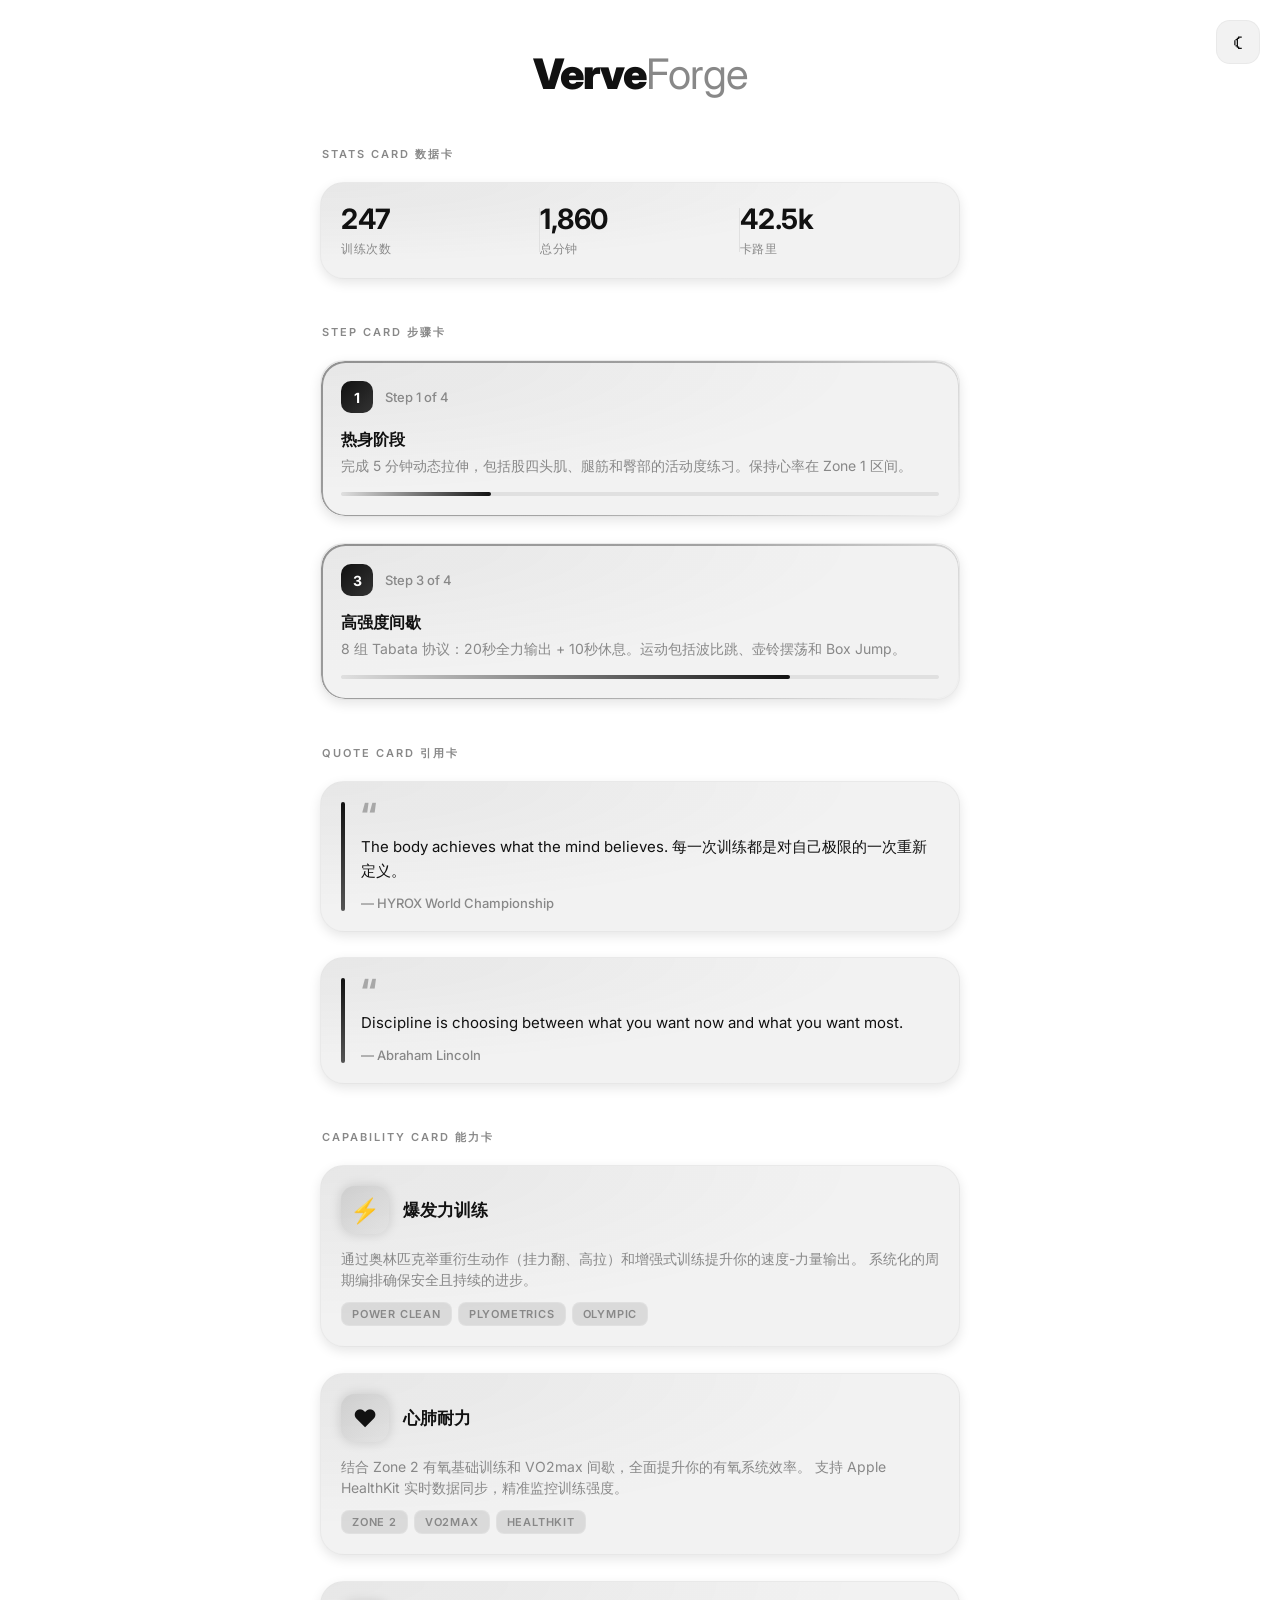
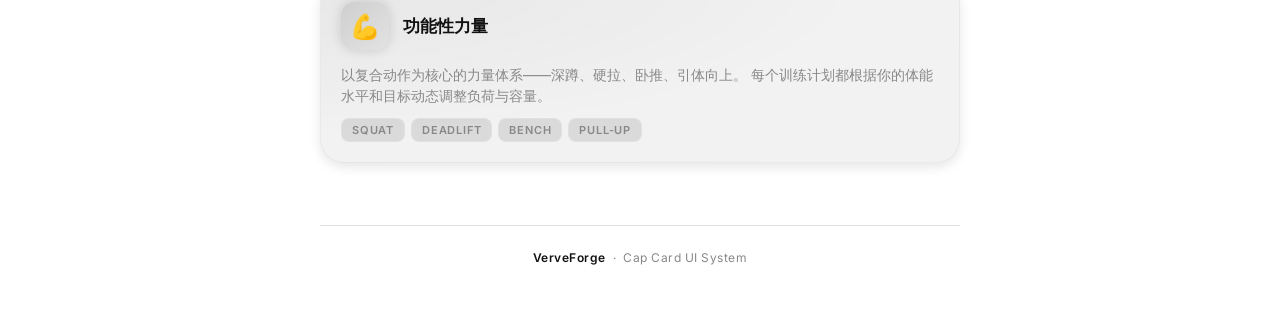
<file: web/cap-card-preview.html>
<!DOCTYPE html>
<html lang="zh-CN">
<head>
  <meta charset="UTF-8">
  <meta name="viewport" content="width=device-width, initial-scale=1.0">
  <title>VerveForge — Cap Card 预览</title>

  <!-- Google Fonts: Inter -->
  <link rel="preconnect" href="https://fonts.googleapis.com">
  <link rel="preconnect" href="https://fonts.gstatic.com" crossorigin>
  <link href="https://fonts.googleapis.com/css2?family=Inter:wght@400;500;600;700;900&display=swap" rel="stylesheet">

  <!-- Cap Card CSS -->
  <link rel="stylesheet" href="styles/cap-card.css">

  <style>
    * { margin: 0; padding: 0; box-sizing: border-box; }

    body {
      font-family: 'Inter', -apple-system, BlinkMacSystemFont, sans-serif;
      background: var(--bg);
      color: var(--text-primary);
      min-height: 100vh;
      padding: 48px 20px 60px;
      transition: background var(--transition-base), color var(--transition-base);
    }

    .container {
      max-width: 640px;
      margin: 0 auto;
    }

    .page-header {
      text-align: center;
      margin-bottom: 48px;
    }

    .page-header h1 {
      font-size: 42px;
      font-weight: 900;
      letter-spacing: -1px;
    }

    .page-header h1 span {
      color: var(--text-secondary);
      font-weight: 400;
    }

    .section-label {
      font-size: 11px;
      font-weight: 600;
      text-transform: uppercase;
      letter-spacing: 2px;
      color: var(--text-secondary);
      margin: 40px 0 14px;
      padding-left: 2px;
    }

    .cards-grid {
      display: flex;
      flex-direction: column;
      gap: 14px;
    }

    /* 深浅色切换按钮 */
    .theme-toggle {
      position: fixed;
      top: 20px;
      right: 20px;
      width: 44px;
      height: 44px;
      border-radius: 14px;
      border: 1px solid var(--card-border);
      background: var(--card-bg);
      color: var(--text-primary);
      font-size: 20px;
      cursor: pointer;
      display: flex;
      align-items: center;
      justify-content: center;
      transition: all var(--transition-base);
      backdrop-filter: blur(16px);
      -webkit-backdrop-filter: blur(16px);
      z-index: 100;
    }

    .theme-toggle:hover {
      background: var(--card-bg-hover);
      box-shadow: 0 0 16px var(--card-glow);
      transform: scale(1.05);
    }

    .theme-toggle:active {
      transform: scale(0.95);
    }

    /* 页脚 */
    .page-footer {
      text-align: center;
      margin-top: 56px;
      padding-top: 24px;
      border-top: 1px solid var(--divider);
      color: var(--text-secondary);
      font-size: 12px;
      letter-spacing: 0.5px;
    }

    .page-footer strong {
      color: var(--text-primary);
      font-weight: 600;
    }
  </style>
</head>
<body>
  <!-- 深浅色切换 -->
  <button class="theme-toggle" onclick="toggleTheme()" title="切换深浅色模式">
    <span id="theme-icon">&#9790;</span>
  </button>

  <div class="container">
    <!-- 页面标题 -->
    <div class="page-header">
      <h1>Verve<span>Forge</span></h1>
    </div>

    <!-- ======================== -->
    <!-- Stats Card（数据统计卡） -->
    <!-- ======================== -->
    <div class="section-label">Stats Card 数据卡</div>

    <div class="cards-grid">
      <div class="cap-card stats-card" data-animate>
        <div class="stats-grid-divided">
          <div class="stat-item">
            <div class="stat-value">247</div>
            <div class="stat-label">训练次数</div>
          </div>
          <div class="stat-item">
            <div class="stat-value">1,860</div>
            <div class="stat-label">总分钟</div>
          </div>
          <div class="stat-item">
            <div class="stat-value">42.5k</div>
            <div class="stat-label">卡路里</div>
          </div>
        </div>
      </div>
    </div>

    <!-- ======================== -->
    <!-- Step Card（步骤卡） -->
    <!-- ======================== -->
    <div class="section-label">Step Card 步骤卡</div>

    <div class="cards-grid">
      <div class="cap-card step-card" data-animate>
        <div class="step-header">
          <div class="step-badge">1</div>
          <span class="step-label">Step 1 of 4</span>
        </div>
        <div style="margin-bottom: 4px;">
          <strong style="font-size: 16px;">热身阶段</strong>
        </div>
        <p style="font-size: 14px; color: var(--text-secondary); line-height: 1.5;">
          完成 5 分钟动态拉伸，包括股四头肌、腿筋和臀部的活动度练习。保持心率在 Zone 1 区间。
        </p>
        <div class="step-progress">
          <div class="step-progress-bar" style="width: 25%;"></div>
        </div>
      </div>

      <div class="cap-card step-card" data-animate>
        <div class="step-header">
          <div class="step-badge">3</div>
          <span class="step-label">Step 3 of 4</span>
        </div>
        <div style="margin-bottom: 4px;">
          <strong style="font-size: 16px;">高强度间歇</strong>
        </div>
        <p style="font-size: 14px; color: var(--text-secondary); line-height: 1.5;">
          8 组 Tabata 协议：20秒全力输出 + 10秒休息。运动包括波比跳、壶铃摆荡和 Box Jump。
        </p>
        <div class="step-progress">
          <div class="step-progress-bar" style="width: 75%;"></div>
        </div>
      </div>
    </div>

    <!-- ======================== -->
    <!-- Quote Card（引用卡） -->
    <!-- ======================== -->
    <div class="section-label">Quote Card 引用卡</div>

    <div class="cards-grid">
      <div class="cap-card quote-card" data-animate>
        <div class="quote-line"></div>
        <div class="quote-content">
          <div class="quote-mark">&ldquo;</div>
          <p class="quote-text">
            The body achieves what the mind believes.
            每一次训练都是对自己极限的一次重新定义。
          </p>
          <p class="quote-author">&mdash; HYROX World Championship</p>
        </div>
      </div>

      <div class="cap-card quote-card" data-animate>
        <div class="quote-line"></div>
        <div class="quote-content">
          <div class="quote-mark">&ldquo;</div>
          <p class="quote-text">
            Discipline is choosing between what you want now and what you want most.
          </p>
          <p class="quote-author">&mdash; Abraham Lincoln</p>
        </div>
      </div>
    </div>

    <!-- ======================== -->
    <!-- Capability Card（能力卡） -->
    <!-- ======================== -->
    <div class="section-label">Capability Card 能力卡</div>

    <div class="cards-grid">
      <div class="cap-card capability-card" data-animate>
        <div class="cap-header">
          <div class="cap-icon">&#9889;</div>
          <div class="cap-title">爆发力训练</div>
        </div>
        <p class="cap-desc">
          通过奥林匹克举重衍生动作（挂力翻、高拉）和增强式训练提升你的速度-力量输出。
          系统化的周期编排确保安全且持续的进步。
        </p>
        <div class="cap-tags">
          <span class="cap-tag">Power Clean</span>
          <span class="cap-tag">Plyometrics</span>
          <span class="cap-tag">Olympic</span>
        </div>
      </div>

      <div class="cap-card capability-card" data-animate>
        <div class="cap-header">
          <div class="cap-icon">&#10084;</div>
          <div class="cap-title">心肺耐力</div>
        </div>
        <p class="cap-desc">
          结合 Zone 2 有氧基础训练和 VO2max 间歇，全面提升你的有氧系统效率。
          支持 Apple HealthKit 实时数据同步，精准监控训练强度。
        </p>
        <div class="cap-tags">
          <span class="cap-tag">Zone 2</span>
          <span class="cap-tag">VO2max</span>
          <span class="cap-tag">HealthKit</span>
        </div>
      </div>

      <div class="cap-card capability-card" data-animate>
        <div class="cap-header">
          <div class="cap-icon">&#128170;</div>
          <div class="cap-title">功能性力量</div>
        </div>
        <p class="cap-desc">
          以复合动作为核心的力量体系——深蹲、硬拉、卧推、引体向上。
          每个训练计划都根据你的体能水平和目标动态调整负荷与容量。
        </p>
        <div class="cap-tags">
          <span class="cap-tag">Squat</span>
          <span class="cap-tag">Deadlift</span>
          <span class="cap-tag">Bench</span>
          <span class="cap-tag">Pull-up</span>
        </div>
      </div>
    </div>

    <!-- 页脚 -->
    <div class="page-footer">
      <strong>VerveForge</strong> &nbsp;&middot;&nbsp; Cap Card UI System
    </div>

  </div>

  <script>
    function toggleTheme() {
      document.body.classList.toggle('dark');
      const icon = document.getElementById('theme-icon');
      icon.textContent = document.body.classList.contains('dark') ? '\u2600' : '\u263E';
    }

    // 入场动画：IntersectionObserver 触发
    const observer = new IntersectionObserver((entries) => {
      entries.forEach(entry => {
        if (entry.isIntersecting) {
          entry.target.style.animationPlayState = 'running';
          observer.unobserve(entry.target);
        }
      });
    }, { threshold: 0.1 });

    document.querySelectorAll('.cap-card[data-animate]').forEach(card => {
      card.style.animationPlayState = 'paused';
      observer.observe(card);
    });
  </script>
</body>
</html>
</file>
<file: web/styles/cap-card.css>
/* ============================================================
   VerveForge — Cap Card 高端运动科技感 CSS
   支持深色/浅色模式 · 玻璃拟态 · 纯黑白灰色调
   ============================================================ */

/* ========================
   1. 全局 CSS 变量
   ======================== */
:root {
  /* 主色调 */
  --primary: #111111;
  --secondary: #555555;
  --accent: #333333;

  /* 卡片 Tint（黑色不同透明度） */
  --card-tint-05: rgba(17, 17, 17, 0.05);
  --card-tint-10: rgba(17, 17, 17, 0.10);
  --card-tint-15: rgba(17, 17, 17, 0.15);
  --card-tint-20: rgba(17, 17, 17, 0.20);

  /* 卡片发光 */
  --card-glow: rgba(0, 0, 0, 0.25);
  --card-glow-strong: rgba(0, 0, 0, 0.40);

  /* 浅色模式默认值 */
  --bg: #FFFFFF;
  --surface: #F8F8F8;
  --card-bg: #F2F2F2;
  --card-bg-hover: #EAEAEA;
  --card-border: rgba(229, 229, 229, 0.6);
  --card-border-hover: rgba(17, 17, 17, 0.25);
  --card-shadow: rgba(0, 0, 0, 0.10);
  --card-shadow-hover: rgba(0, 0, 0, 0.15);
  --text-primary: #111111;
  --text-secondary: #888888;
  --divider: #E0E0E0;

  /* 步骤徽章 */
  --badge-bg-from: #111111;
  --badge-bg-to: #333333;
  --badge-text: #FFFFFF;

  /* 竖线渐变 */
  --line-from: #111111;
  --line-to: #555555;

  /* 引用符号 */
  --quote-mark-color: rgba(17, 17, 17, 0.3);

  /* 图标区 */
  --icon-bg-from: rgba(17, 17, 17, 0.12);
  --icon-bg-to: rgba(17, 17, 17, 0.04);
  --icon-color: #111111;
  --icon-glow: rgba(0, 0, 0, 0.15);

  /* 进度条 */
  --progress-fill: #111111;

  /* 动画 */
  --ease-out-cubic: cubic-bezier(0.33, 1, 0.68, 1);
  --transition-base: 0.3s var(--ease-out-cubic);
}

/* ========================
   深色模式
   ======================== */
@media (prefers-color-scheme: dark) {
  :root {
    --bg: #0A0A0A;
    --surface: #141414;
    --card-bg: #1A1A1A;
    --card-bg-hover: #222222;
    --card-border: rgba(51, 51, 51, 0.5);
    --card-border-hover: rgba(255, 255, 255, 0.25);
    --card-shadow: rgba(0, 0, 0, 0.20);
    --card-shadow-hover: rgba(0, 0, 0, 0.30);
    --card-glow: rgba(255, 255, 255, 0.25);
    --card-glow-strong: rgba(255, 255, 255, 0.40);
    --text-primary: #F5F5F5;
    --text-secondary: #999999;
    --divider: #2A2A2A;

    --card-tint-05: rgba(255, 255, 255, 0.05);
    --card-tint-10: rgba(255, 255, 255, 0.10);
    --card-tint-15: rgba(255, 255, 255, 0.15);

    --badge-bg-from: #FFFFFF;
    --badge-bg-to: #CCCCCC;
    --badge-text: #111111;

    --line-from: #FFFFFF;
    --line-to: #666666;

    --quote-mark-color: rgba(255, 255, 255, 0.4);

    --icon-bg-from: rgba(255, 255, 255, 0.15);
    --icon-bg-to: rgba(255, 255, 255, 0.05);
    --icon-color: #FFFFFF;
    --icon-glow: rgba(255, 255, 255, 0.15);

    --progress-fill: #FFFFFF;
  }
}

/* 显式 .dark 类覆盖 */
.dark {
  --bg: #0A0A0A;
  --surface: #141414;
  --card-bg: #1A1A1A;
  --card-bg-hover: #222222;
  --card-border: rgba(51, 51, 51, 0.5);
  --card-border-hover: rgba(255, 255, 255, 0.25);
  --card-shadow: rgba(0, 0, 0, 0.20);
  --card-shadow-hover: rgba(0, 0, 0, 0.30);
  --card-glow: rgba(255, 255, 255, 0.25);
  --card-glow-strong: rgba(255, 255, 255, 0.40);
  --text-primary: #F5F5F5;
  --text-secondary: #999999;
  --divider: #2A2A2A;

  --card-tint-05: rgba(255, 255, 255, 0.05);
  --card-tint-10: rgba(255, 255, 255, 0.10);
  --card-tint-15: rgba(255, 255, 255, 0.15);

  --badge-bg-from: #FFFFFF;
  --badge-bg-to: #CCCCCC;
  --badge-text: #111111;

  --line-from: #FFFFFF;
  --line-to: #666666;

  --quote-mark-color: rgba(255, 255, 255, 0.4);

  --icon-bg-from: rgba(255, 255, 255, 0.15);
  --icon-bg-to: rgba(255, 255, 255, 0.05);
  --icon-color: #FFFFFF;
  --icon-glow: rgba(255, 255, 255, 0.15);

  --progress-fill: #FFFFFF;
}

/* ========================
   2. .cap-card 基础样式
   ======================== */
.cap-card {
  position: relative;
  background:
    radial-gradient(ellipse at top left, var(--card-tint-05) 0%, transparent 60%),
    var(--card-bg);
  border: 0.5px solid var(--card-border);
  border-radius: 24px;
  padding: 20px;
  margin: 6px 0;
  color: var(--text-primary);
  font-family: 'Inter', -apple-system, BlinkMacSystemFont, sans-serif;

  /* 玻璃拟态 */
  backdrop-filter: blur(16px);
  -webkit-backdrop-filter: blur(16px);

  /* 阴影 */
  box-shadow: 0 4px 12px var(--card-shadow);

  /* 过渡动画 */
  transition:
    transform var(--transition-base),
    box-shadow var(--transition-base),
    border-color var(--transition-base),
    background var(--transition-base);

  will-change: transform, box-shadow;
  transform: translateZ(0);
}

/* ========================
   3. .cap-card hover 效果
   ======================== */
.cap-card:hover {
  transform: translateY(-3px) scale(1.015);
  border-color: var(--card-border-hover);
  border-width: 1px;
  background:
    radial-gradient(ellipse at top left, var(--card-tint-15) 0%, transparent 60%),
    var(--card-bg-hover);
  box-shadow:
    0 8px 24px var(--card-shadow-hover),
    0 0 20px rgba(0, 0, 0, 0.06);
}

.cap-card:active {
  transform: translateY(-1px) scale(1.005);
  transition-duration: 0.1s;
}

/* ========================
   4. Step Card（步骤卡）
   ======================== */
.cap-card.step-card {
  position: relative;
  overflow: hidden;
}

/* 渐变边框模拟 */
.cap-card.step-card::before {
  content: '';
  position: absolute;
  inset: 0;
  border-radius: 24px;
  padding: 1.5px;
  background: linear-gradient(135deg, var(--badge-bg-from), var(--badge-bg-to), transparent);
  -webkit-mask:
    linear-gradient(#fff 0 0) content-box,
    linear-gradient(#fff 0 0);
  -webkit-mask-composite: xor;
  mask-composite: exclude;
  pointer-events: none;
  opacity: 0.4;
  transition: opacity var(--transition-base);
}

.cap-card.step-card:hover::before {
  opacity: 0.8;
}

.cap-card.step-card .step-badge {
  display: inline-flex;
  align-items: center;
  justify-content: center;
  width: 32px;
  height: 32px;
  background: linear-gradient(135deg, var(--badge-bg-from), var(--badge-bg-to));
  border-radius: 10px;
  font-size: 14px;
  font-weight: 700;
  color: var(--badge-text);
}

.cap-card.step-card .step-label {
  font-size: 13px;
  font-weight: 500;
  color: var(--text-secondary);
  margin-left: 12px;
}

.cap-card.step-card .step-header {
  display: flex;
  align-items: center;
  margin-bottom: 16px;
}

/* 进度条 */
.cap-card.step-card .step-progress {
  height: 4px;
  border-radius: 4px;
  background: var(--divider);
  margin-top: 16px;
  overflow: hidden;
}

.cap-card.step-card .step-progress-bar {
  height: 100%;
  border-radius: 4px;
  background: linear-gradient(90deg, var(--divider), var(--progress-fill));
  transition: width 0.5s var(--ease-out-cubic);
}

/* ========================
   5. Quote Card（引用卡）
   ======================== */
.cap-card.quote-card {
  display: flex;
  flex-direction: row;
  padding: 20px;
}

.cap-card.quote-card .quote-line {
  width: 4px;
  min-height: 100%;
  border-radius: 2px;
  background: linear-gradient(to bottom, var(--line-from), var(--line-to));
  flex-shrink: 0;
  margin-right: 16px;
}

.cap-card.quote-card .quote-content {
  flex: 1;
}

.cap-card.quote-card .quote-mark {
  font-family: 'Inter', serif;
  font-size: 36px;
  font-weight: 700;
  color: var(--quote-mark-color);
  line-height: 0.8;
  margin-bottom: 4px;
}

.cap-card.quote-card .quote-text {
  font-size: 15px;
  font-weight: 400;
  line-height: 1.6;
  color: var(--text-primary);
}

.cap-card.quote-card .quote-author {
  font-size: 13px;
  font-weight: 500;
  color: var(--text-secondary);
  margin-top: 12px;
}

/* ========================
   6. Capability Card（能力卡）
   ======================== */
.cap-card.capability-card .cap-icon {
  display: inline-flex;
  align-items: center;
  justify-content: center;
  width: 48px;
  height: 48px;
  border-radius: 14px;
  background: linear-gradient(135deg, var(--icon-bg-from), var(--icon-bg-to));
  box-shadow: 0 0 12px var(--icon-glow);
  font-size: 24px;
  color: var(--icon-color);
  transition: box-shadow var(--transition-base);
}

.cap-card.capability-card:hover .cap-icon {
  box-shadow:
    0 0 20px var(--icon-glow),
    0 0 40px rgba(0, 0, 0, 0.06);
}

.cap-card.capability-card .cap-header {
  display: flex;
  align-items: center;
  gap: 14px;
  margin-bottom: 14px;
}

.cap-card.capability-card .cap-title {
  font-size: 17px;
  font-weight: 700;
  color: var(--text-primary);
}

.cap-card.capability-card .cap-desc {
  font-size: 14px;
  line-height: 1.5;
  color: var(--text-secondary);
}

/* ========================
   7. Stats Card（数据统计卡）
   ======================== */
.cap-card.stats-card .stats-grid {
  display: grid;
  grid-template-columns: repeat(3, 1fr);
  gap: 16px;
  text-align: center;
}

.cap-card.stats-card .stat-item {
  display: flex;
  flex-direction: column;
  gap: 4px;
}

.cap-card.stats-card .stat-value {
  font-size: 28px;
  font-weight: 700;
  color: var(--text-primary);
  letter-spacing: -0.5px;
  line-height: 1.2;
}

.cap-card.stats-card .stat-label {
  font-size: 12px;
  font-weight: 500;
  color: var(--text-secondary);
  text-transform: uppercase;
  letter-spacing: 0.5px;
}

.cap-card.stats-card .stat-divider {
  width: 1px;
  background: var(--divider);
  align-self: stretch;
}

/* Stats card 分隔线版本 */
.cap-card.stats-card .stats-grid-divided {
  display: flex;
  justify-content: space-around;
  align-items: center;
  gap: 0;
}

.cap-card.stats-card .stats-grid-divided .stat-item {
  flex: 1;
  position: relative;
}

.cap-card.stats-card .stats-grid-divided .stat-item:not(:last-child)::after {
  content: '';
  position: absolute;
  right: 0;
  top: 10%;
  height: 80%;
  width: 1px;
  background: var(--divider);
}

/* ========================
   8. Tag 标签
   ======================== */
.cap-tag {
  display: inline-block;
  padding: 4px 10px;
  border-radius: 8px;
  font-size: 11px;
  font-weight: 600;
  text-transform: uppercase;
  letter-spacing: 0.8px;
  background: var(--card-tint-10);
  color: var(--text-secondary);
  border: 1px solid var(--card-border);
  transition: all var(--transition-base);
}

.cap-tag:hover {
  background: var(--card-tint-20);
  color: var(--text-primary);
}

.cap-tags {
  display: flex;
  flex-wrap: wrap;
  gap: 6px;
  margin-top: 12px;
}

/* ========================
   9. 入场动画
   ======================== */
@keyframes cardFadeUp {
  from {
    opacity: 0;
    transform: translateY(20px);
  }
  to {
    opacity: 1;
    transform: translateY(0);
  }
}

.cap-card[data-animate] {
  opacity: 0;
  animation: cardFadeUp 0.5s var(--ease-out-cubic) forwards;
}

.cap-card[data-animate]:nth-child(1) { animation-delay: 0.05s; }
.cap-card[data-animate]:nth-child(2) { animation-delay: 0.1s; }
.cap-card[data-animate]:nth-child(3) { animation-delay: 0.15s; }
.cap-card[data-animate]:nth-child(4) { animation-delay: 0.2s; }
.cap-card[data-animate]:nth-child(5) { animation-delay: 0.25s; }
.cap-card[data-animate]:nth-child(6) { animation-delay: 0.3s; }
.cap-card[data-animate]:nth-child(7) { animation-delay: 0.35s; }
.cap-card[data-animate]:nth-child(8) { animation-delay: 0.4s; }

/* ========================
   10. 响应式适配
   ======================== */
@media (max-width: 640px) {
  .cap-card {
    border-radius: 20px;
    padding: 16px;
    margin: 4px 0;
  }

  .cap-card.capability-card .cap-icon {
    width: 40px;
    height: 40px;
    border-radius: 12px;
    font-size: 20px;
  }

  .cap-card.stats-card .stat-value {
    font-size: 22px;
  }

  .cap-card.stats-card .stats-grid {
    gap: 8px;
  }
}
</file>
